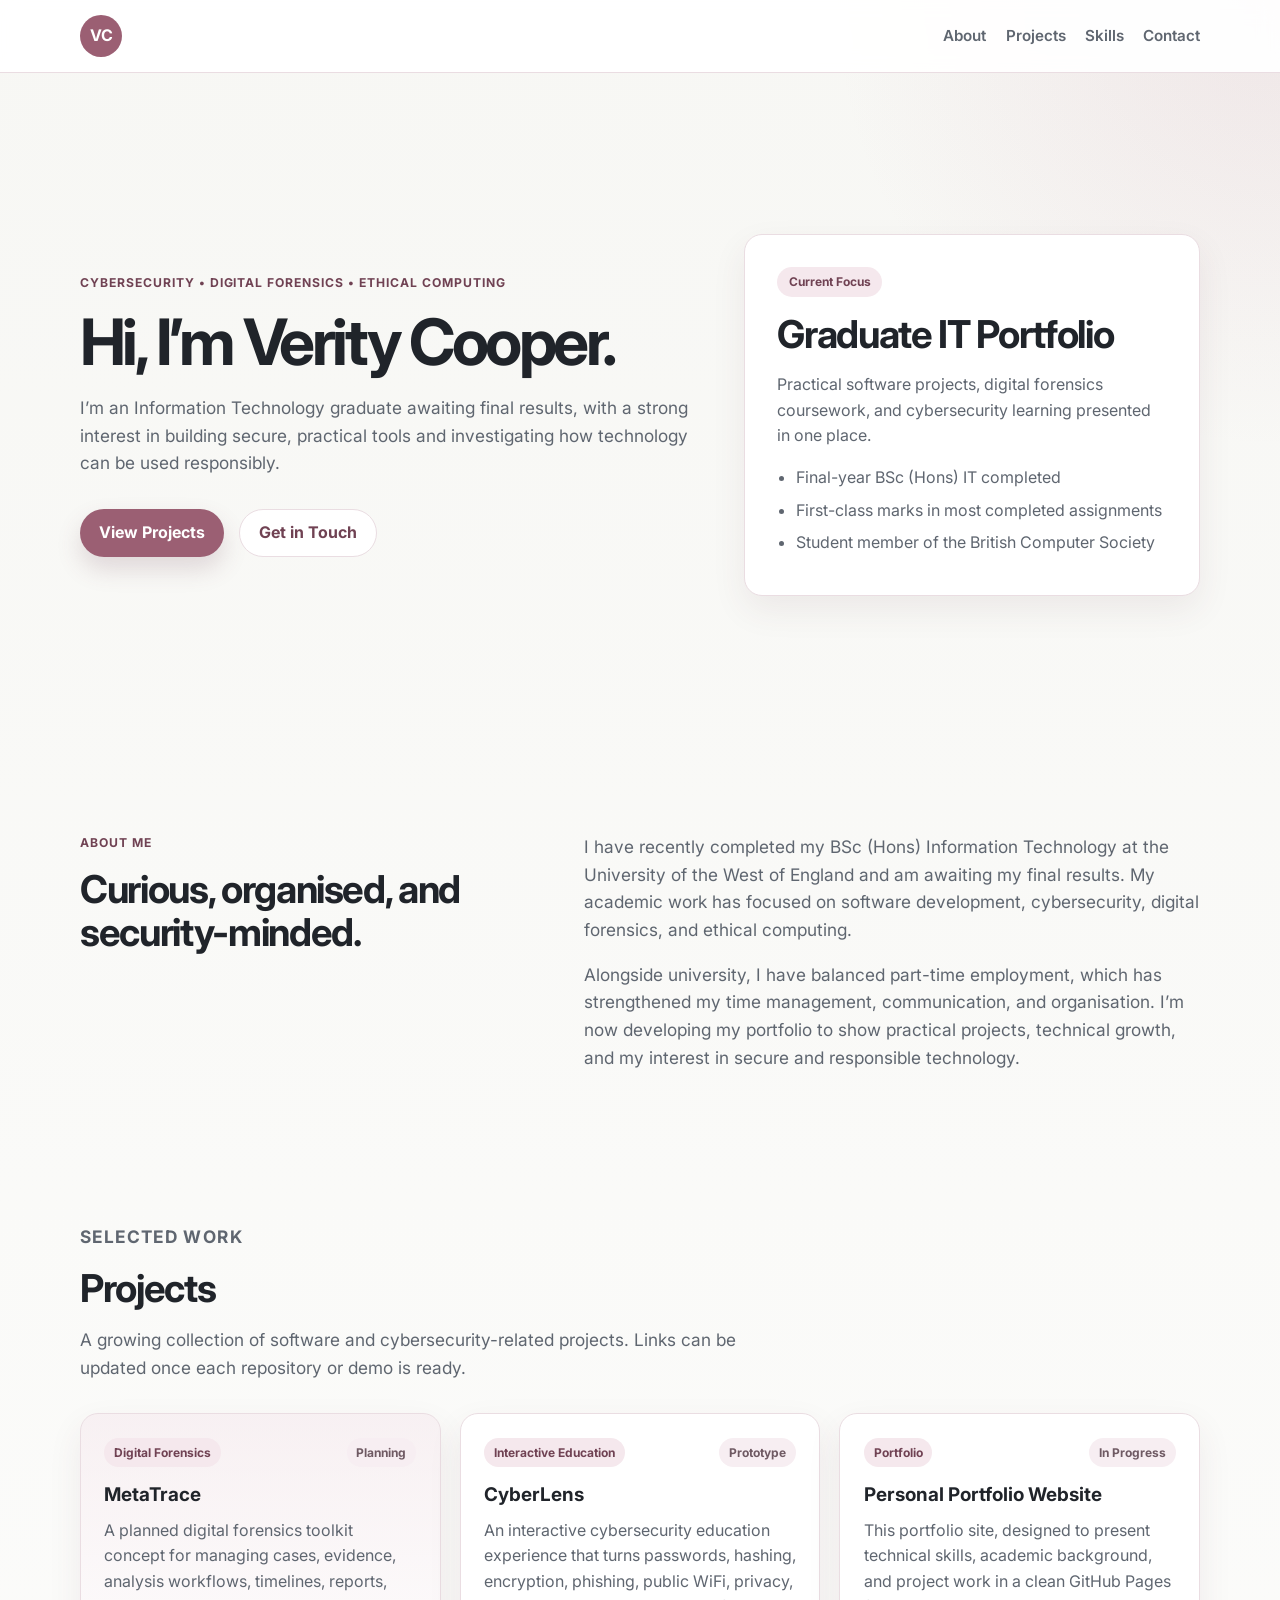
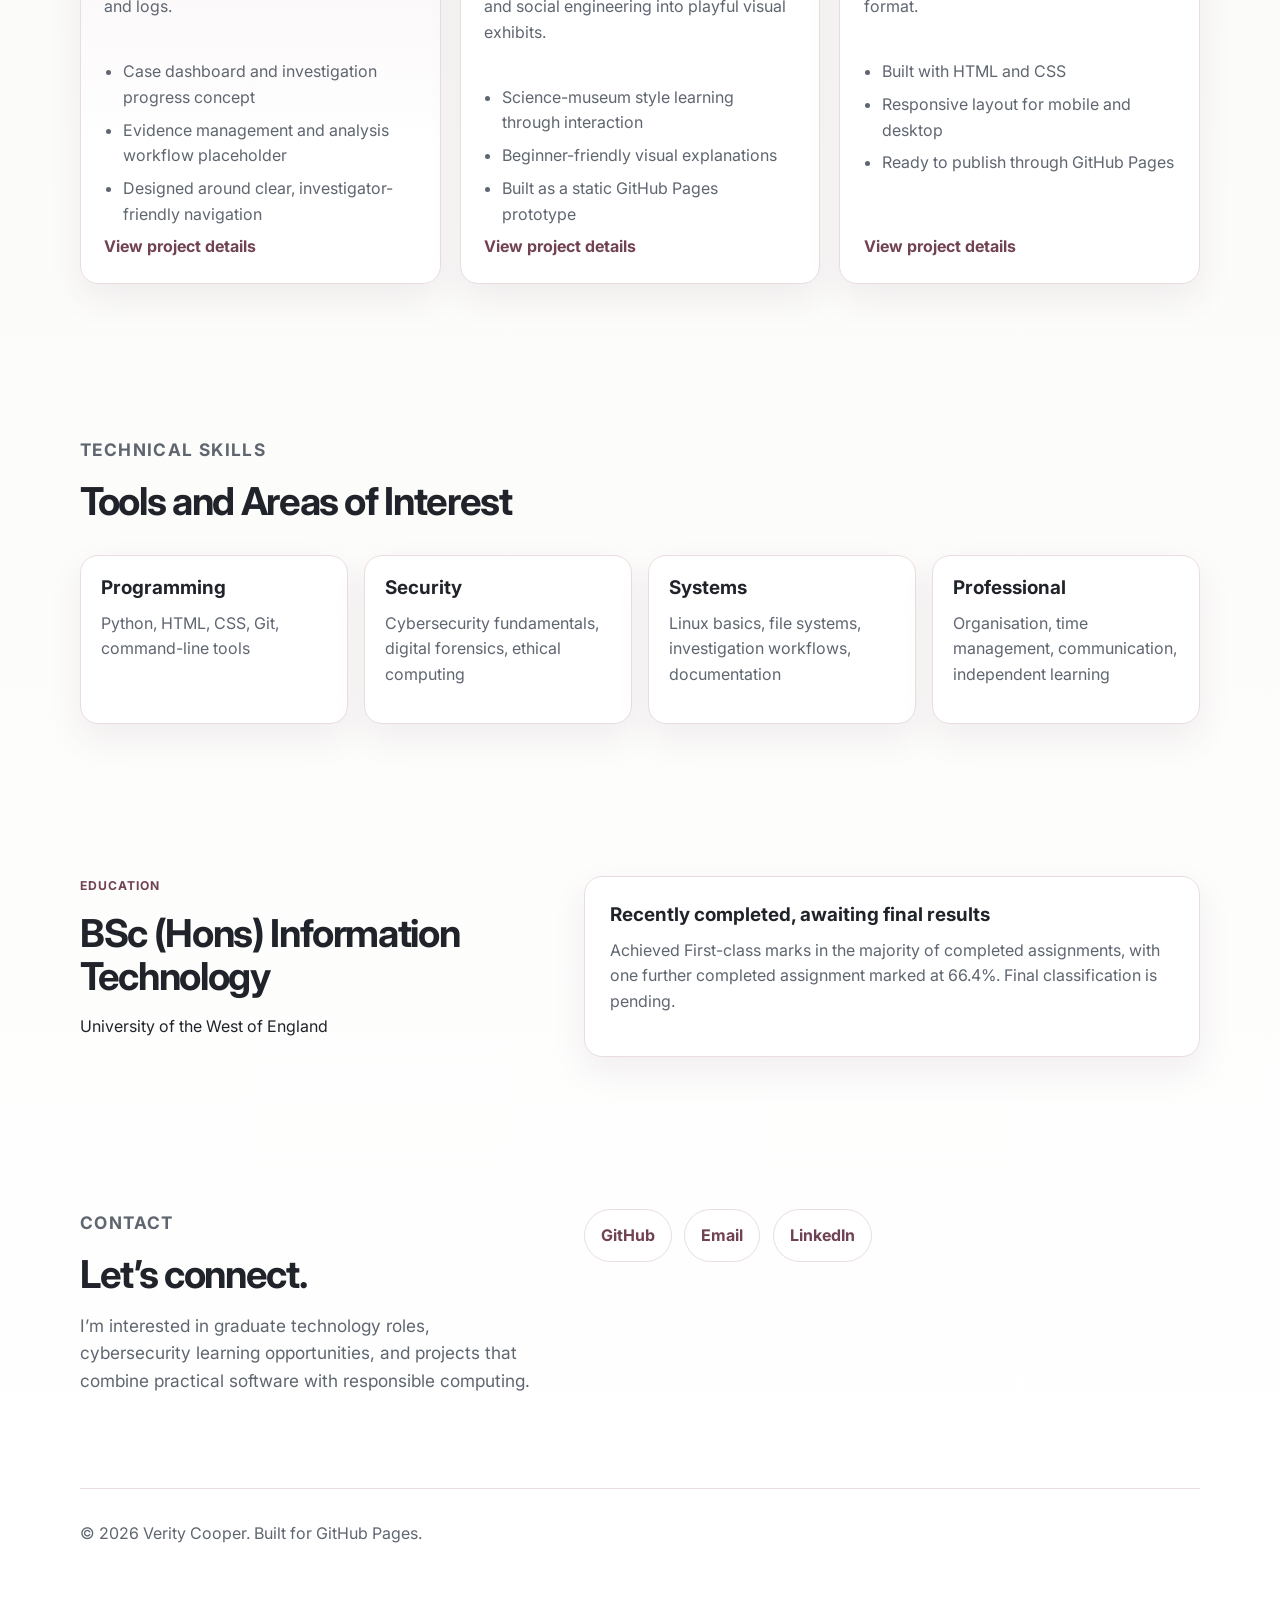
<file: index.html>
<!DOCTYPE html>
<html lang="en">
  <head>
    <meta charset="UTF-8" />
    <meta name="viewport" content="width=device-width, initial-scale=1.0" />
    <meta
      name="description"
      content="Portfolio for Verity Cooper, an Information Technology graduate focused on cybersecurity, digital forensics, software projects, and ethical computing."
    />
    <title>Verity Cooper | IT Portfolio</title>
    <link rel="preconnect" href="https://fonts.googleapis.com" />
    <link rel="preconnect" href="https://fonts.gstatic.com" crossorigin />
    <link
      href="https://fonts.googleapis.com/css2?family=Inter:wght@400;500;600;700;800&display=swap"
      rel="stylesheet"
    />
    <link rel="stylesheet" href="styles.css" />
  </head>
  <body>
    <header class="site-header">
      <nav class="nav" aria-label="Main navigation">
        <a class="logo" href="#top">VC</a>
        <div class="nav-links">
          <a href="#about">About</a>
          <a href="#projects">Projects</a>
          <a href="#skills">Skills</a>
          <a href="#contact">Contact</a>
        </div>
      </nav>
    </header>

    <main id="top">
      <section class="hero section">
        <div class="hero-content">
          <p class="eyebrow">Cybersecurity • Digital Forensics • Ethical Computing</p>
          <h1>Hi, I’m Verity Cooper.</h1>
          <p class="hero-text">
            I’m an Information Technology graduate awaiting final results, with a
            strong interest in building secure, practical tools and investigating
            how technology can be used responsibly.
          </p>
          <div class="hero-actions">
            <a class="button primary" href="#projects">View Projects</a>
            <a class="button secondary" href="#contact">Get in Touch</a>
          </div>
        </div>
        <aside class="hero-card" aria-label="Portfolio highlights">
          <span class="card-label">Current Focus</span>
          <h2>Graduate IT Portfolio</h2>
          <p>
            Practical software projects, digital forensics coursework, and
            cybersecurity learning presented in one place.
          </p>
          <ul>
            <li>Final-year BSc (Hons) IT completed</li>
            <li>First-class marks in most completed assignments</li>
            <li>Student member of the British Computer Society</li>
          </ul>
        </aside>
      </section>

      <section id="about" class="section split-section">
        <div>
          <p class="eyebrow">About Me</p>
          <h2>Curious, organised, and security-minded.</h2>
        </div>
        <div class="section-copy">
          <p>
            I have recently completed my BSc (Hons) Information Technology at the
            University of the West of England and am awaiting my final results.
            My academic work has focused on software development, cybersecurity,
            digital forensics, and ethical computing.
          </p>
          <p>
            Alongside university, I have balanced part-time employment, which has
            strengthened my time management, communication, and organisation. I’m
            now developing my portfolio to show practical projects, technical
            growth, and my interest in secure and responsible technology.
          </p>
        </div>
      </section>

      <section id="projects" class="section">
        <div class="section-heading">
          <p class="eyebrow">Selected Work</p>
          <h2>Projects</h2>
          <p>
            A growing collection of software and cybersecurity-related projects.
            Links can be updated once each repository or demo is ready.
          </p>
        </div>

        <div class="project-grid">
          <article class="project-card featured">
            <div class="project-topline">
              <span class="tag">Digital Forensics</span>
              <span class="status">Planning</span>
            </div>
            <h3>MetaTrace</h3>
            <p>
              A planned digital forensics toolkit concept for managing cases,
              evidence, analysis workflows, timelines, reports, and logs.
            </p>
            <ul class="project-points">
              <li>Case dashboard and investigation progress concept</li>
              <li>Evidence management and analysis workflow placeholder</li>
              <li>Designed around clear, investigator-friendly navigation</li>
            </ul>
            <a href="projects/metatrace.html">View project details</a>
          </article>

          <article class="project-card">
            <div class="project-topline">
              <span class="tag">Interactive Education</span>
              <span class="status">Prototype</span>
            </div>
            <h3>CyberLens</h3>
            <p>
              An interactive cybersecurity education experience that turns
              passwords, hashing, encryption, phishing, public WiFi, privacy,
              and social engineering into playful visual exhibits.
            </p>
            <ul class="project-points">
              <li>Science-museum style learning through interaction</li>
              <li>Beginner-friendly visual explanations</li>
              <li>Built as a static GitHub Pages prototype</li>
            </ul>
            <a href="projects/cyberlens.html">View project details</a>
          </article>

          <article class="project-card">
            <div class="project-topline">
              <span class="tag">Portfolio</span>
              <span class="status">In Progress</span>
            </div>
            <h3>Personal Portfolio Website</h3>
            <p>
              This portfolio site, designed to present technical skills,
              academic background, and project work in a clean GitHub Pages
              format.
            </p>
            <ul class="project-points">
              <li>Built with HTML and CSS</li>
              <li>Responsive layout for mobile and desktop</li>
              <li>Ready to publish through GitHub Pages</li>
            </ul>
            <a href="projects/portfolio-website.html">View project details</a>
          </article>
        </div>
      </section>

      <section id="skills" class="section skills-section">
        <div class="section-heading">
          <p class="eyebrow">Technical Skills</p>
          <h2>Tools and Areas of Interest</h2>
        </div>
        <div class="skills-grid">
          <div>
            <h3>Programming</h3>
            <p>Python, HTML, CSS, Git, command-line tools</p>
          </div>
          <div>
            <h3>Security</h3>
            <p>Cybersecurity fundamentals, digital forensics, ethical computing</p>
          </div>
          <div>
            <h3>Systems</h3>
            <p>Linux basics, file systems, investigation workflows, documentation</p>
          </div>
          <div>
            <h3>Professional</h3>
            <p>Organisation, time management, communication, independent learning</p>
          </div>
        </div>
      </section>

      <section class="section education-section">
        <div>
          <p class="eyebrow">Education</p>
          <h2>BSc (Hons) Information Technology</h2>
          <p>University of the West of England</p>
        </div>
        <div class="education-card">
          <h3>Recently completed, awaiting final results</h3>
          <p>
            Achieved First-class marks in the majority of completed assignments,
            with one further completed assignment marked at 66.4%. Final
            classification is pending.
          </p>
        </div>
      </section>

      <section id="contact" class="section contact-section">
        <div>
          <p class="eyebrow">Contact</p>
          <h2>Let’s connect.</h2>
          <p>
            I’m interested in graduate technology roles, cybersecurity learning
            opportunities, and projects that combine practical software with
            responsible computing.
          </p>
        </div>
        <div class="contact-links">
          <a href="https://github.com/veritycooper">GitHub</a>
          <a href="mailto:your.email@example.com">Email</a>
          <a href="#">LinkedIn</a>
        </div>
      </section>
    </main>

    <footer class="footer">
      <p>© 2026 Verity Cooper. Built for GitHub Pages.</p>
    </footer>
  </body>
</html>
</file>
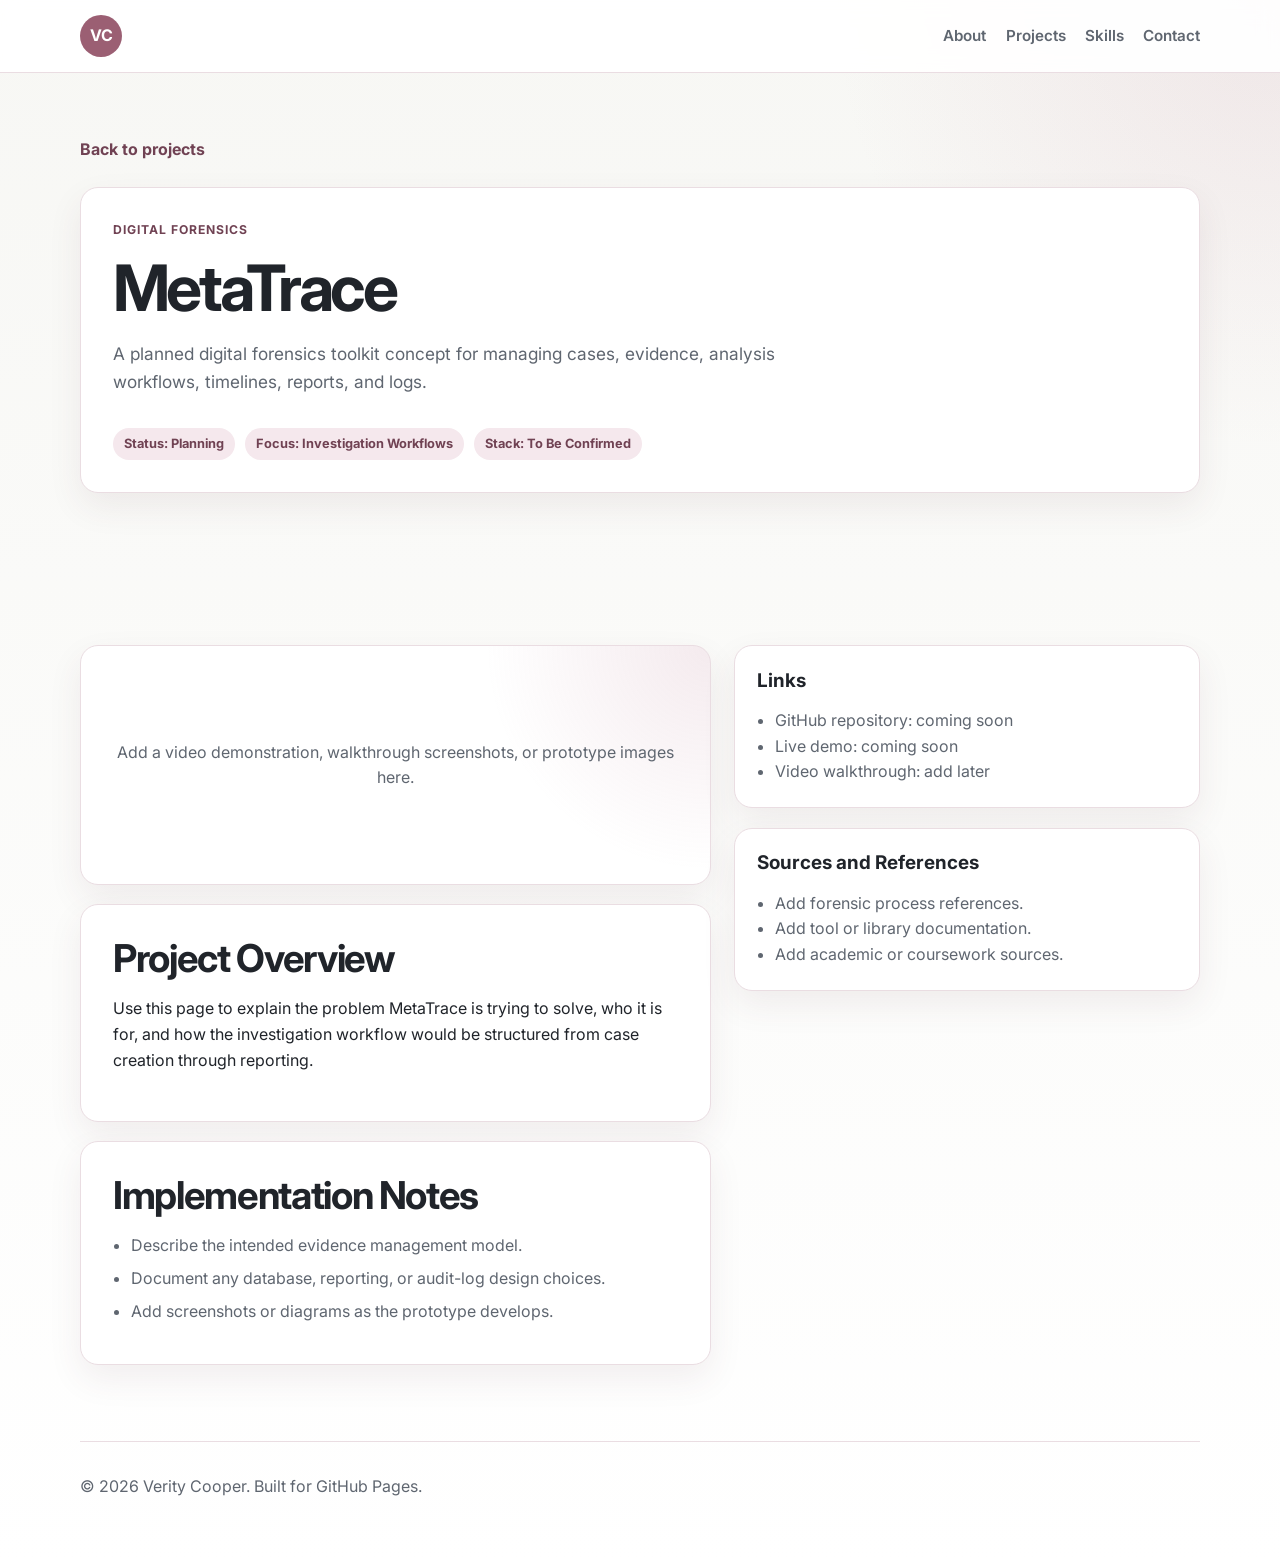
<file: projects/metatrace.html>
<!DOCTYPE html>
<html lang="en">
  <head>
    <meta charset="UTF-8" />
    <meta name="viewport" content="width=device-width, initial-scale=1.0" />
    <meta
      name="description"
      content="MetaTrace project detail page for Verity Cooper's IT portfolio."
    />
    <title>MetaTrace | Verity Cooper</title>
    <link rel="preconnect" href="https://fonts.googleapis.com" />
    <link rel="preconnect" href="https://fonts.gstatic.com" crossorigin />
    <link
      href="https://fonts.googleapis.com/css2?family=Inter:wght@400;500;600;700;800&display=swap"
      rel="stylesheet"
    />
    <link rel="stylesheet" href="../styles.css" />
  </head>
  <body>
    <header class="site-header">
      <nav class="nav" aria-label="Main navigation">
        <a class="logo" href="../index.html#top">VC</a>
        <div class="nav-links">
          <a href="../index.html#about">About</a>
          <a href="../index.html#projects">Projects</a>
          <a href="../index.html#skills">Skills</a>
          <a href="../index.html#contact">Contact</a>
        </div>
      </nav>
    </header>

    <main>
      <section class="section project-detail-hero">
        <a class="back-link" href="../index.html#projects">Back to projects</a>
        <div class="project-detail-card">
          <p class="eyebrow">Digital Forensics</p>
          <h1>MetaTrace</h1>
          <p class="hero-text">
            A planned digital forensics toolkit concept for managing cases,
            evidence, analysis workflows, timelines, reports, and logs.
          </p>
          <div class="detail-meta" aria-label="Project summary">
            <span>Status: Planning</span>
            <span>Focus: Investigation Workflows</span>
            <span>Stack: To Be Confirmed</span>
          </div>
        </div>
      </section>

      <section class="section detail-layout">
        <div class="detail-content">
          <div class="media-placeholder">
            Add a video demonstration, walkthrough screenshots, or prototype
            images here.
          </div>

          <article class="project-detail-card">
            <h2>Project Overview</h2>
            <p>
              Use this page to explain the problem MetaTrace is trying to solve,
              who it is for, and how the investigation workflow would be
              structured from case creation through reporting.
            </p>
          </article>

          <article class="project-detail-card">
            <h2>Implementation Notes</h2>
            <ul class="project-points">
              <li>Describe the intended evidence management model.</li>
              <li>Document any database, reporting, or audit-log design choices.</li>
              <li>Add screenshots or diagrams as the prototype develops.</li>
            </ul>
          </article>
        </div>

        <aside class="detail-sidebar">
          <div class="source-card">
            <h3>Links</h3>
            <ul>
              <li>GitHub repository: coming soon</li>
              <li>Live demo: coming soon</li>
              <li>Video walkthrough: add later</li>
            </ul>
          </div>

          <div class="source-card">
            <h3>Sources and References</h3>
            <ul>
              <li>Add forensic process references.</li>
              <li>Add tool or library documentation.</li>
              <li>Add academic or coursework sources.</li>
            </ul>
          </div>
        </aside>
      </section>
    </main>

    <footer class="footer">
      <p>© 2026 Verity Cooper. Built for GitHub Pages.</p>
    </footer>
  </body>
</html>
</file>
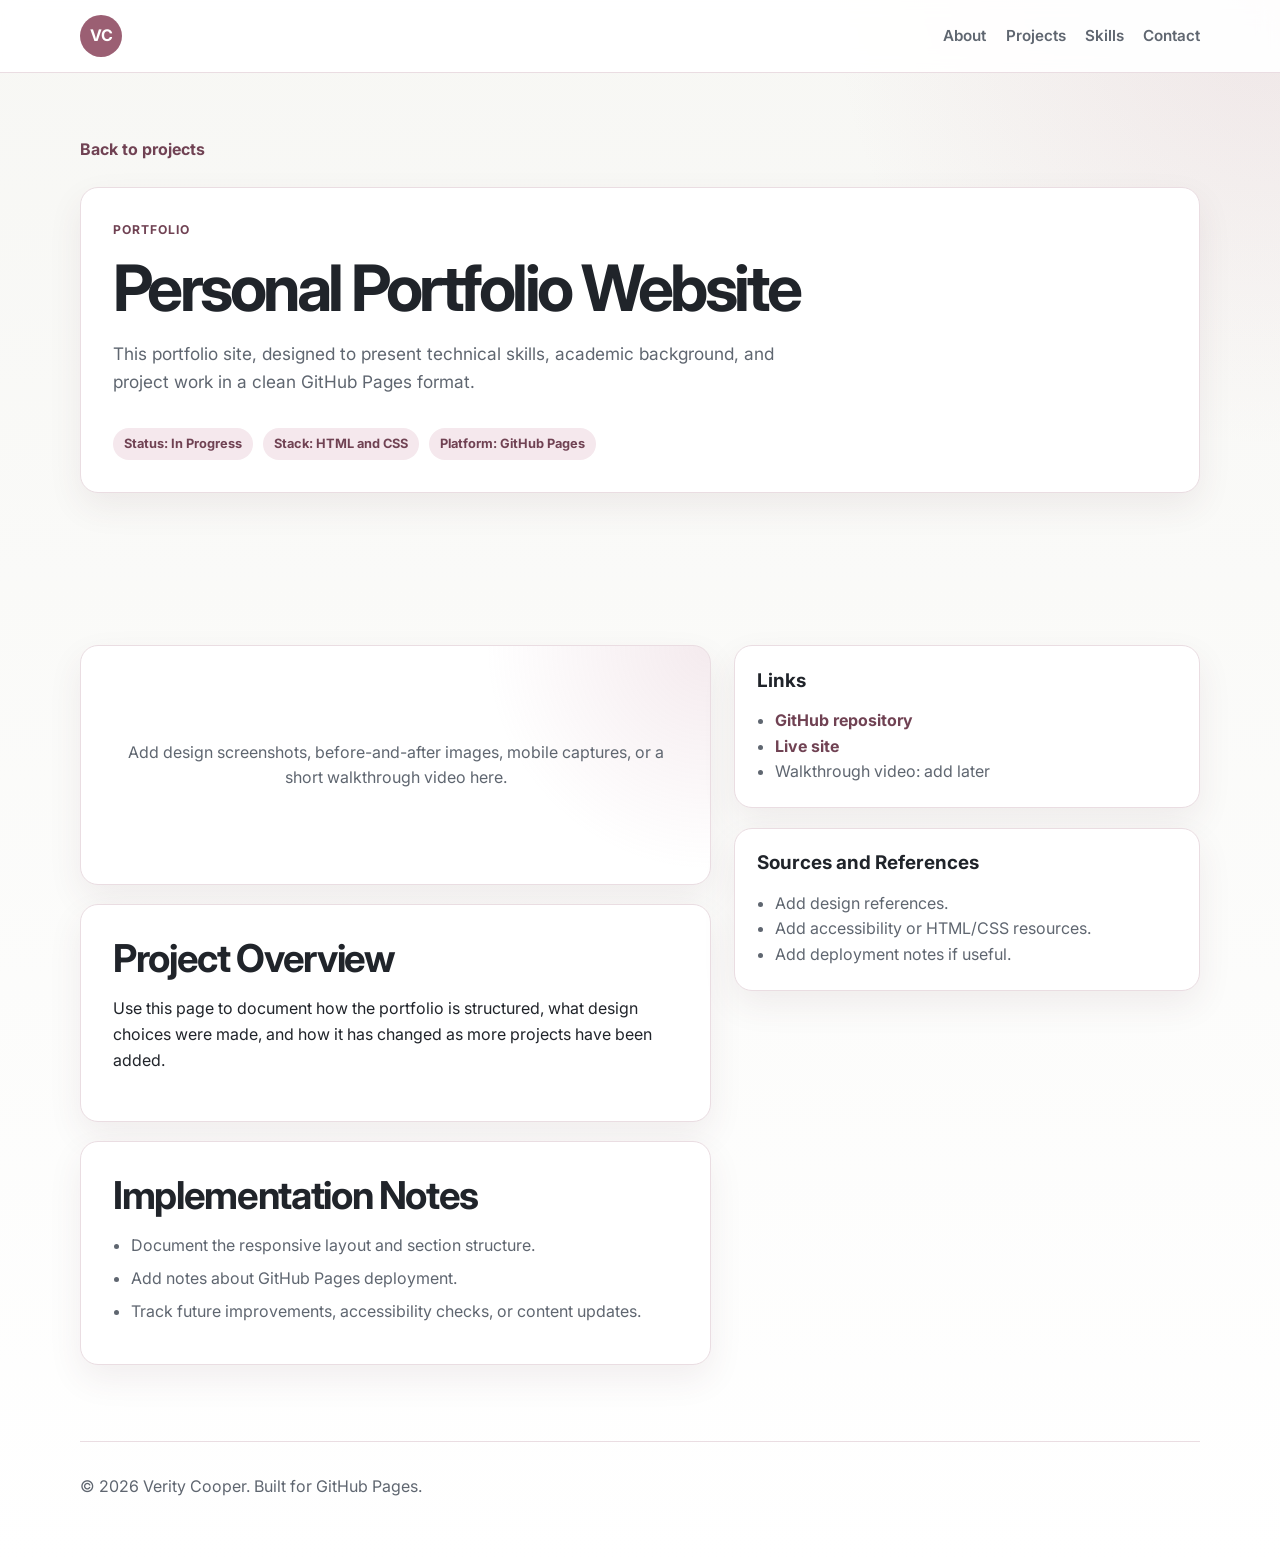
<file: projects/portfolio-website.html>
<!DOCTYPE html>
<html lang="en">
  <head>
    <meta charset="UTF-8" />
    <meta name="viewport" content="width=device-width, initial-scale=1.0" />
    <meta
      name="description"
      content="Personal Portfolio Website project detail page for Verity Cooper's IT portfolio."
    />
    <title>Personal Portfolio Website | Verity Cooper</title>
    <link rel="preconnect" href="https://fonts.googleapis.com" />
    <link rel="preconnect" href="https://fonts.gstatic.com" crossorigin />
    <link
      href="https://fonts.googleapis.com/css2?family=Inter:wght@400;500;600;700;800&display=swap"
      rel="stylesheet"
    />
    <link rel="stylesheet" href="../styles.css" />
  </head>
  <body>
    <header class="site-header">
      <nav class="nav" aria-label="Main navigation">
        <a class="logo" href="../index.html#top">VC</a>
        <div class="nav-links">
          <a href="../index.html#about">About</a>
          <a href="../index.html#projects">Projects</a>
          <a href="../index.html#skills">Skills</a>
          <a href="../index.html#contact">Contact</a>
        </div>
      </nav>
    </header>

    <main>
      <section class="section project-detail-hero">
        <a class="back-link" href="../index.html#projects">Back to projects</a>
        <div class="project-detail-card">
          <p class="eyebrow">Portfolio</p>
          <h1>Personal Portfolio Website</h1>
          <p class="hero-text">
            This portfolio site, designed to present technical skills, academic
            background, and project work in a clean GitHub Pages format.
          </p>
          <div class="detail-meta" aria-label="Project summary">
            <span>Status: In Progress</span>
            <span>Stack: HTML and CSS</span>
            <span>Platform: GitHub Pages</span>
          </div>
        </div>
      </section>

      <section class="section detail-layout">
        <div class="detail-content">
          <div class="media-placeholder">
            Add design screenshots, before-and-after images, mobile captures, or
            a short walkthrough video here.
          </div>

          <article class="project-detail-card">
            <h2>Project Overview</h2>
            <p>
              Use this page to document how the portfolio is structured, what
              design choices were made, and how it has changed as more projects
              have been added.
            </p>
          </article>

          <article class="project-detail-card">
            <h2>Implementation Notes</h2>
            <ul class="project-points">
              <li>Document the responsive layout and section structure.</li>
              <li>Add notes about GitHub Pages deployment.</li>
              <li>Track future improvements, accessibility checks, or content updates.</li>
            </ul>
          </article>
        </div>

        <aside class="detail-sidebar">
          <div class="source-card">
            <h3>Links</h3>
            <ul>
              <li><a href="https://github.com/veritycooper/veritycooper.github.io">GitHub repository</a></li>
              <li><a href="https://veritycooper.github.io">Live site</a></li>
              <li>Walkthrough video: add later</li>
            </ul>
          </div>

          <div class="source-card">
            <h3>Sources and References</h3>
            <ul>
              <li>Add design references.</li>
              <li>Add accessibility or HTML/CSS resources.</li>
              <li>Add deployment notes if useful.</li>
            </ul>
          </div>
        </aside>
      </section>
    </main>

    <footer class="footer">
      <p>© 2026 Verity Cooper. Built for GitHub Pages.</p>
    </footer>
  </body>
</html>
</file>
<file: styles.css>
:root {
  --bg: #f7f7f4;
  --bg-soft: #ffffff;
  --card: #ffffff;
  --ink: #20242a;
  --muted: #5f6670;
  --accent: #9b5f73;
  --accent-strong: #704253;
  --accent-soft: #f5e8ed;
  --accent-muted: #c48da0;
  --line: #eadde2;
  --shadow: 0 14px 34px rgba(83, 52, 63, 0.08);
}

* {
  box-sizing: border-box;
}

html {
  scroll-behavior: smooth;
}

body {
  margin: 0;
  font-family: "Inter", Arial, sans-serif;
  color: var(--ink);
  background:
    radial-gradient(circle at top right, rgba(196, 141, 160, 0.16), transparent 28rem),
    linear-gradient(180deg, var(--bg), var(--bg-soft));
  line-height: 1.6;
}

a {
  color: inherit;
  text-decoration: none;
}

.site-header {
  position: sticky;
  top: 0;
  z-index: 10;
  background: rgba(255, 255, 255, 0.92);
  border-bottom: 1px solid var(--line);
  backdrop-filter: blur(10px);
}

.nav {
  width: min(1120px, calc(100% - 2rem));
  margin: 0 auto;
  min-height: 72px;
  display: flex;
  align-items: center;
  justify-content: space-between;
  gap: 1rem;
}

.logo {
  display: inline-grid;
  place-items: center;
  width: 42px;
  height: 42px;
  border-radius: 50%;
  color: #ffffff;
  font-weight: 700;
  background: var(--accent);
}

.nav-links {
  display: flex;
  align-items: center;
  gap: 1.2rem;
  color: var(--muted);
  font-size: 0.95rem;
  font-weight: 600;
}

.nav-links a:hover {
  color: var(--accent-strong);
}

.section {
  width: min(1120px, calc(100% - 2rem));
  margin: 0 auto;
  padding: 4.75rem 0;
}

.hero {
  min-height: 76vh;
  display: grid;
  grid-template-columns: minmax(0, 1.15fr) minmax(280px, 0.85fr);
  align-items: center;
  gap: 3rem;
}

.eyebrow {
  margin: 0 0 1rem;
  color: var(--accent-strong);
  font-size: 0.76rem;
  font-weight: 700;
  letter-spacing: 0.08em;
  text-transform: uppercase;
}

h1,
h2,
h3,
p {
  margin-top: 0;
}

h1 {
  max-width: 720px;
  margin-bottom: 1.25rem;
  font-size: clamp(2.45rem, 5vw, 4.8rem);
  line-height: 1.02;
  letter-spacing: -0.055em;
}

h2 {
  margin-bottom: 1rem;
  font-size: clamp(1.8rem, 3vw, 2.65rem);
  line-height: 1.12;
  letter-spacing: -0.035em;
}

h3 {
  margin-bottom: 0.7rem;
  font-size: 1.18rem;
  line-height: 1.25;
}

.hero-text,
.section-heading p,
.section-copy,
.contact-section p {
  color: var(--muted);
  font-size: 1.08rem;
}

.hero-text {
  max-width: 680px;
  margin-bottom: 2rem;
}

.hero-actions {
  display: flex;
  flex-wrap: wrap;
  gap: 0.9rem;
}

.button {
  display: inline-flex;
  align-items: center;
  justify-content: center;
  min-height: 48px;
  padding: 0 1.2rem;
  border-radius: 999px;
  font-weight: 700;
  transition: transform 160ms ease, box-shadow 160ms ease, background 160ms ease;
}

.button:hover {
  transform: translateY(-2px);
}

.button.primary {
  color: #ffffff;
  background: var(--accent);
  box-shadow: 0 12px 24px rgba(112, 66, 83, 0.18);
}

.button.secondary {
  color: var(--accent-strong);
  background: #ffffff;
  border: 1px solid var(--line);
}

.hero-card,
.project-card,
.education-card,
.skills-grid > div {
  background: var(--card);
  border: 1px solid var(--line);
  border-radius: 18px;
  box-shadow: var(--shadow);
}

.hero-card {
  padding: 2rem;
}

.card-label,
.tag,
.status {
  display: inline-flex;
  align-items: center;
  width: fit-content;
  border-radius: 999px;
  font-size: 0.75rem;
  font-weight: 700;
}

.card-label {
  margin-bottom: 1rem;
  padding: 0.35rem 0.7rem;
  color: var(--accent-strong);
  background: var(--accent-soft);
}

.hero-card p,
.project-card p,
.education-card p,
.skills-grid p {
  color: var(--muted);
}

.hero-card ul,
.project-points {
  padding-left: 1.15rem;
  margin: 1rem 0 0;
  color: var(--muted);
}

.hero-card li,
.project-points li {
  margin: 0.45rem 0;
}

.split-section,
.education-section,
.contact-section {
  display: grid;
  grid-template-columns: 0.85fr 1.15fr;
  gap: 3rem;
  align-items: start;
}

.section-copy p:last-child {
  margin-bottom: 0;
}

.section-heading {
  max-width: 720px;
  margin-bottom: 2rem;
}

.project-grid {
  display: grid;
  grid-template-columns: repeat(3, minmax(0, 1fr));
  gap: 1.2rem;
}

.project-card {
  display: flex;
  min-height: 100%;
  padding: 1.45rem;
  flex-direction: column;
}

.project-card.featured {
  background: linear-gradient(180deg, rgba(245, 232, 237, 0.55), #ffffff 70%);
}

.project-topline {
  display: flex;
  justify-content: space-between;
  gap: 0.75rem;
  margin-bottom: 1rem;
}

.tag {
  padding: 0.32rem 0.62rem;
  color: var(--accent-strong);
  background: var(--accent-soft);
}

.status {
  padding: 0.32rem 0.62rem;
  color: #6f5a63;
  background: #f7eef2;
}

.project-card a {
  margin-top: auto;
  color: var(--accent-strong);
  font-weight: 700;
}

.project-card a:hover,
.contact-links a:hover {
  color: var(--accent);
}

.project-detail-hero {
  padding-top: 4rem;
}

.back-link {
  display: inline-flex;
  margin-bottom: 1.5rem;
  color: var(--accent-strong);
  font-weight: 700;
}

.project-detail-card,
.media-placeholder,
.source-card {
  background: var(--card);
  border: 1px solid var(--line);
  border-radius: 18px;
  box-shadow: var(--shadow);
}

.project-detail-card {
  padding: 2rem;
}

.detail-meta {
  display: flex;
  flex-wrap: wrap;
  gap: 0.6rem;
  margin: 1.4rem 0 0;
}

.detail-meta span {
  display: inline-flex;
  padding: 0.38rem 0.7rem;
  border-radius: 999px;
  color: var(--accent-strong);
  background: var(--accent-soft);
  font-size: 0.8rem;
  font-weight: 700;
}

.detail-actions {
  display: flex;
  flex-wrap: wrap;
  gap: 0.85rem;
  margin-top: 1.6rem;
}

.detail-sidebar-button {
  width: 100%;
  margin-top: 0.75rem;
}

.source-card-cta p {
  margin-bottom: 0;
  color: var(--muted);
}

.source-card a {
  color: var(--accent-strong);
  font-weight: 700;
}

.source-card a:hover {
  color: var(--accent);
}

.media-slot figcaption {
  margin-top: 0.65rem;
  color: var(--muted);
  font-size: 0.9rem;
  text-align: center;
}

.media-slot-hero .media-placeholder,
.media-slot-hero img {
  min-height: 280px;
}

.detail-layout {
  display: grid;
  grid-template-columns: minmax(0, 1.15fr) minmax(280px, 0.85fr);
  gap: 1.4rem;
  align-items: start;
}

.detail-content,
.detail-sidebar {
  display: grid;
  gap: 1.2rem;
}

.media-placeholder {
  min-height: 240px;
  display: grid;
  place-items: center;
  padding: 2rem;
  color: var(--muted);
  text-align: center;
  background:
    radial-gradient(circle at top right, rgba(196, 141, 160, 0.18), transparent 14rem),
    #ffffff;
}

.media-gallery {
  display: grid;
  grid-template-columns: repeat(2, minmax(0, 1fr));
  gap: 1rem;
  margin-top: 1rem;
}

.media-slot {
  margin: 0;
}

.media-slot .media-placeholder {
  min-height: 180px;
  font-size: 0.92rem;
}

.media-slot img {
  display: block;
  width: 100%;
  border-radius: 14px;
  border: 1px solid var(--line);
  box-shadow: var(--shadow);
}

.media-gallery .media-slot-wide {
  grid-column: 1 / -1;
}

.cyberlens-case-study .case-study-hero {
  padding-top: 4rem;
  padding-bottom: 2.5rem;
}

.cyberlens-case-study .case-study-hero-grid {
  display: grid;
  grid-template-columns: minmax(0, 0.95fr) minmax(300px, 1.05fr);
  gap: 2rem;
  align-items: center;
}

.cyberlens-case-study .case-study-intro h1 {
  margin-bottom: 1rem;
}

.cyberlens-case-study .case-study-intro .hero-text {
  margin-bottom: 1.25rem;
}

.cyberlens-case-study .case-study-hero-shot {
  margin: 0;
  padding: 0.55rem;
  border: 2px solid rgba(112, 66, 83, 0.28);
  border-radius: 24px;
  background: var(--bg);
  box-shadow:
    0 0 0 1px rgba(255, 255, 255, 0.95),
    0 18px 40px rgba(83, 52, 63, 0.16);
}

.cyberlens-case-study .case-study-hero-shot img {
  display: block;
  width: 100%;
  border: 0;
  border-radius: 18px;
}

.cyberlens-case-study .case-study-body {
  display: grid;
  gap: clamp(3.5rem, 6vw, 5rem);
  padding-top: 0;
}

.cyberlens-case-study .case-study-story {
  display: grid;
  gap: clamp(2.5rem, 4vw, 3.5rem);
}

.cyberlens-case-study .case-study-story .case-study-pair {
  padding-top: clamp(2rem, 3.5vw, 2.75rem);
  border-top: 1px solid rgba(112, 66, 83, 0.14);
}

.cyberlens-case-study .case-study-challenges {
  grid-column: 1 / -1;
  padding-top: clamp(2rem, 3.5vw, 2.75rem);
  border-top: 1px solid rgba(112, 66, 83, 0.14);
}

.cyberlens-case-study .case-study-challenges .project-points {
  width: 100%;
  max-width: none;
  margin: 0.35rem 0 0;
  padding-left: 0;
  display: grid;
  grid-template-columns: repeat(2, minmax(0, 1fr));
  column-gap: clamp(2rem, 4vw, 3rem);
  row-gap: 0.65rem;
  list-style-position: inside;
}

.cyberlens-case-study .case-study-section h2 {
  margin-bottom: 1rem;
  font-size: clamp(1.48rem, 2.3vw, 1.95rem);
  line-height: 1.18;
  letter-spacing: -0.03em;
}

.cyberlens-case-study .case-study-section p {
  margin-bottom: 1.2rem;
  max-width: 42rem;
  color: var(--muted);
  font-size: 1.02rem;
  line-height: 1.72;
}

.cyberlens-case-study .case-study-overview .eyebrow {
  margin-bottom: 0.85rem;
}

.cyberlens-case-study .case-study-overview > p:first-of-type {
  color: var(--ink);
  font-size: 1.06rem;
}

.cyberlens-case-study .case-study-overview p {
  max-width: none;
}

.cyberlens-case-study .case-study-section p:last-child,
.cyberlens-case-study .case-study-section .project-points:last-child {
  margin-bottom: 0;
}

.cyberlens-case-study .case-study-section:not(.case-study-challenges) .project-points {
  margin-top: 0.35rem;
  max-width: 44rem;
}

.cyberlens-case-study .case-study-section .project-points li {
  margin: 0.65rem 0;
}

.cyberlens-case-study .case-study-walkthrough,
.cyberlens-case-study .case-study-details,
.cyberlens-case-study .case-study-exhibit-carousel,
.cyberlens-case-study .case-study-reflection {
  padding-top: clamp(0.5rem, 2vw, 1.25rem);
  border-top: 1px solid rgba(112, 66, 83, 0.16);
}

.cyberlens-case-study .case-study-details {
  display: grid;
  gap: 2rem;
}

.cyberlens-case-study .case-study-reflection .eyebrow {
  margin-bottom: 1.5rem;
}

.cyberlens-case-study .case-study-panel {
  padding: 2rem 2.15rem;
  border: 1px solid rgba(112, 66, 83, 0.14);
  border-radius: 20px;
  background: rgba(255, 255, 255, 0.78);
}

.cyberlens-case-study .case-study-panel h2 {
  margin-bottom: 0.85rem;
  font-size: clamp(1.62rem, 2.5vw, 2.05rem);
  line-height: 1.16;
  letter-spacing: -0.032em;
}

.cyberlens-case-study .case-study-panel .eyebrow {
  margin-bottom: 0.8rem;
}

.cyberlens-case-study .case-study-panel > p:last-child {
  margin-bottom: 0;
}

.cyberlens-case-study .case-study-pair {
  display: grid;
  grid-template-columns: repeat(2, minmax(0, 1fr));
  gap: clamp(2rem, 4vw, 3.25rem);
  align-items: start;
}

.cyberlens-case-study .case-study-pair .case-study-section:not(.case-study-challenges) {
  padding: 1.35rem 0 0;
  border-top: 1px solid var(--line);
}

.cyberlens-case-study .case-study-story .case-study-pair .case-study-section:not(.case-study-challenges),
.cyberlens-case-study .case-study-reflection .case-study-pair .case-study-section {
  padding-top: 0;
  border-top: 0;
}

.cyberlens-case-study .case-study-overview p:last-child {
  margin-bottom: 0;
}

.cyberlens-case-study .case-study-walkthrough {
  display: grid;
  gap: 1.5rem;
}

.cyberlens-case-study .showcase-eyebrow {
  margin-bottom: 0.15rem;
}

.cyberlens-case-study .case-study-split {
  display: grid;
  grid-template-columns: minmax(0, 1.22fr) minmax(280px, 0.78fr);
  gap: clamp(2rem, 4vw, 2.75rem);
  align-items: start;
}

.cyberlens-case-study .case-study-showcase {
  display: grid;
  gap: 2rem;
  min-width: 0;
}

.cyberlens-case-study .case-study-context {
  display: grid;
  gap: 1.25rem;
  align-self: start;
}

.cyberlens-case-study .showcase-heading h2 {
  margin-bottom: 0.9rem;
  font-size: clamp(1.95rem, 3.2vw, 2.75rem);
  letter-spacing: -0.04em;
}

.cyberlens-case-study .showcase-heading p {
  margin-bottom: 0;
  max-width: 36rem;
  color: var(--muted);
  font-size: 1.04rem;
  line-height: 1.68;
}

.cyberlens-case-study .context-card h3 {
  margin-bottom: 0.65rem;
}

.cyberlens-case-study .context-intro {
  margin: 0 0 1rem;
  color: var(--muted);
  font-size: 0.95rem;
  line-height: 1.6;
}

.cyberlens-case-study .context-detail-list {
  display: grid;
  gap: 0;
  margin: 0;
}

.cyberlens-case-study .context-detail-list div {
  padding: 0.85rem 0;
  border-top: 1px solid var(--line);
}

.cyberlens-case-study .context-detail-list div:first-child {
  padding-top: 0;
  border-top: 0;
}

.cyberlens-case-study .context-detail-list dt {
  margin-bottom: 0.2rem;
  color: var(--accent-strong);
  font-size: 0.92rem;
  font-weight: 800;
}

.cyberlens-case-study .context-detail-list dd {
  margin: 0;
  color: var(--muted);
  font-size: 0.9rem;
  line-height: 1.55;
}

.cyberlens-case-study .case-study-notes .project-points {
  margin-bottom: 0;
}

.cyberlens-case-study .showcase-list {
  display: grid;
  gap: 1.35rem;
}

.cyberlens-case-study .showcase-item {
  margin: 0;
  overflow: hidden;
  border: 1px solid rgba(112, 66, 83, 0.2);
  border-radius: 24px;
  background: var(--bg);
  box-shadow: 0 12px 28px rgba(83, 52, 63, 0.1);
}

.cyberlens-case-study .showcase-item img {
  display: block;
  width: calc(100% - 1.3rem);
  margin: 0.65rem 0.65rem 1rem;
  border: 0;
  border-radius: 16px;
  box-shadow: inset 0 0 0 1px rgba(112, 66, 83, 0.12);
  box-sizing: border-box;
}

.cyberlens-case-study .showcase-item figcaption {
  padding: 1.15rem 1.25rem 1.25rem;
  color: var(--muted);
  font-size: 0.95rem;
  line-height: 1.55;
  background: var(--card);
  border-top: 0;
  border-radius: 0 0 24px 24px;
}

.cyberlens-case-study .showcase-item figcaption strong {
  display: block;
  margin-bottom: 0.25rem;
  color: var(--accent-strong);
  font-size: 0.82rem;
  letter-spacing: 0.05em;
  text-transform: uppercase;
}

.cyberlens-case-study .case-study-exhibit-carousel {
  display: grid;
  gap: 1.75rem;
}

.cyberlens-case-study .exhibit-carousel-heading .eyebrow {
  margin-bottom: 0.85rem;
}

.cyberlens-case-study .exhibit-carousel-heading h2 {
  margin-bottom: 0.9rem;
  font-size: clamp(1.95rem, 3.2vw, 2.75rem);
  letter-spacing: -0.04em;
}

.cyberlens-case-study .exhibit-carousel-heading p {
  margin-bottom: 0;
  color: var(--muted);
  line-height: 1.65;
}

.cyberlens-case-study .exhibit-carousel {
  display: grid;
  gap: 1rem;
}

.cyberlens-case-study .exhibit-carousel:focus {
  outline: none;
}

.cyberlens-case-study .exhibit-carousel:focus-visible .exhibit-carousel-viewport {
  outline: 2px solid var(--accent-muted);
  outline-offset: 4px;
}

.cyberlens-case-study .exhibit-carousel-viewport {
  position: relative;
  overflow: hidden;
  border: 1px solid rgba(112, 66, 83, 0.18);
  border-radius: 24px;
  background: var(--bg);
  box-shadow: 0 16px 36px rgba(83, 52, 63, 0.1);
}

.cyberlens-case-study .exhibit-carousel-track {
  display: flex;
  transition: transform 0.36s cubic-bezier(0.4, 0, 0.2, 1);
  will-change: transform;
}

.cyberlens-case-study .exhibit-carousel-slide {
  display: grid;
  grid-template-rows: auto 1fr;
  flex: 0 0 100%;
  margin: 0;
  min-width: 0;
}

.cyberlens-case-study .exhibit-carousel-visual {
  display: flex;
  align-items: center;
  justify-content: center;
  height: clamp(220px, 36vw, 300px);
  padding: 1.1rem 3.25rem;
  background: var(--bg);
}

.cyberlens-case-study .exhibit-carousel-visual img {
  display: block;
  width: auto;
  height: auto;
  max-width: 100%;
  max-height: 100%;
  margin: 0 auto;
  border: 0;
  border-radius: 14px;
  object-fit: contain;
  object-position: center;
  box-shadow:
    0 10px 24px rgba(83, 52, 63, 0.1),
    inset 0 0 0 1px rgba(112, 66, 83, 0.1);
}

.cyberlens-case-study .exhibit-carousel-slide figcaption {
  padding: 1.1rem 1.35rem 1.3rem;
  background: var(--card);
  border-top: 1px solid var(--line);
}

.cyberlens-case-study .exhibit-carousel-slide figcaption strong {
  display: block;
  margin-bottom: 0.4rem;
  color: var(--accent-strong);
  font-size: 0.98rem;
}

.cyberlens-case-study .exhibit-carousel-slide figcaption p {
  margin: 0;
  color: var(--muted);
  font-size: 0.93rem;
  line-height: 1.6;
}

.cyberlens-case-study .exhibit-carousel-nav {
  position: absolute;
  top: 50%;
  z-index: 2;
  display: inline-flex;
  align-items: center;
  justify-content: center;
  width: 2.65rem;
  height: 2.65rem;
  padding: 0;
  border: 1px solid rgba(112, 66, 83, 0.14);
  border-radius: 999px;
  background: rgba(255, 255, 255, 0.94);
  color: var(--accent-strong);
  font-size: 1.55rem;
  line-height: 1;
  cursor: pointer;
  transform: translateY(-50%);
  box-shadow: 0 10px 24px rgba(83, 52, 63, 0.14);
  backdrop-filter: blur(8px);
  transition:
    transform 0.18s ease,
    border-color 0.18s ease,
    color 0.18s ease,
    box-shadow 0.18s ease;
}

.cyberlens-case-study .exhibit-carousel-nav span {
  display: block;
  margin-top: -0.12rem;
}

.cyberlens-case-study .exhibit-carousel-nav:hover {
  border-color: rgba(112, 66, 83, 0.28);
  color: var(--accent);
  box-shadow: 0 14px 28px rgba(83, 52, 63, 0.16);
}

.cyberlens-case-study .exhibit-carousel-nav:active {
  transform: translateY(-50%) scale(0.96);
}

.cyberlens-case-study [data-carousel-prev] {
  left: 0.85rem;
}

.cyberlens-case-study [data-carousel-next] {
  right: 0.85rem;
}

.cyberlens-case-study .exhibit-carousel-footer {
  display: grid;
  gap: 0.65rem;
  justify-items: center;
}

.cyberlens-case-study .exhibit-carousel-dots {
  display: flex;
  flex-wrap: wrap;
  justify-content: center;
  gap: 0.4rem;
  padding: 0.15rem 0.35rem;
  border-radius: 999px;
  background: rgba(255, 255, 255, 0.72);
  border: 1px solid var(--line);
  box-shadow: var(--shadow);
}

.cyberlens-case-study .exhibit-carousel-dot {
  width: 0.55rem;
  height: 0.55rem;
  padding: 0;
  border: 0;
  border-radius: 999px;
  background: rgba(112, 66, 83, 0.2);
  cursor: pointer;
  transition:
    width 0.22s ease,
    background-color 0.22s ease;
}

.cyberlens-case-study .exhibit-carousel-dot[aria-selected="true"] {
  width: 1.35rem;
  background: var(--accent-strong);
}

.cyberlens-case-study .exhibit-carousel-status {
  margin: 0;
  color: var(--muted);
  font-size: 0.86rem;
  font-weight: 600;
  letter-spacing: 0.01em;
  text-align: center;
}

.cyberlens-case-study .context-detail-list dt a {
  color: var(--accent-strong);
  text-decoration: none;
}

.cyberlens-case-study .context-detail-list dt a:hover {
  color: var(--accent);
  text-decoration: underline;
}

.cyberlens-case-study .case-study-accessibility {
  padding: 0;
  overflow: hidden;
  background: rgba(255, 255, 255, 0.78);
}

.cyberlens-case-study .case-study-accessibility-intro {
  padding: 0 2rem;
}

.cyberlens-case-study .case-study-accessibility-details {
  padding: 1.25rem 2rem;
}

.cyberlens-case-study .case-study-accessibility-intro .eyebrow {
  margin-bottom: 0.75rem;
}

.cyberlens-case-study .case-study-accessibility-intro h2 {
  margin-bottom: 0.85rem;
}

.cyberlens-case-study .case-study-accessibility-intro > p {
  margin-bottom: 0;
  color: var(--muted);
}

.cyberlens-case-study .case-study-accessibility-details .project-points {
  margin-bottom: 1rem;
}

.cyberlens-case-study .case-study-accessibility-shot {
  margin: 0;
  padding: 1.25rem 2rem 1.5rem;
  background: var(--bg);
  border-top: 1px solid var(--line);
}

.cyberlens-case-study .case-study-accessibility-shot img {
  display: block;
  width: min(82%, 640px);
  margin: 0 auto;
  border: 0;
  border-radius: 14px;
  box-shadow: inset 0 0 0 1px rgba(112, 66, 83, 0.12);
}

.cyberlens-case-study .case-study-accessibility-shot figcaption {
  width: min(82%, 640px);
  margin: 0.75rem auto 0;
  color: var(--muted);
  font-size: 0.88rem;
  text-align: center;
}

.cyberlens-case-study .case-study-notes h3 {
  margin: 1.5rem 0 0.75rem;
  font-size: 1.05rem;
}

.cyberlens-case-study .case-study-notes h3:first-of-type {
  margin-top: 1.25rem;
}

.cyberlens-case-study .case-study-flow {
  list-style: decimal;
  padding-left: 1.25rem;
}

.cyberlens-case-study .case-study-video .eyebrow {
  margin-bottom: 0.75rem;
}

.cyberlens-case-study .case-study-video h2 {
  margin-bottom: 0.75rem;
}

.cyberlens-case-study .case-study-video > p {
  margin-bottom: 1.1rem;
  color: var(--muted);
}

.cyberlens-case-study .case-study-video-frame {
  margin-top: 1.25rem;
  min-height: 220px;
  border-radius: 18px;
  border: 1px dashed rgba(112, 66, 83, 0.28);
}

.cyberlens-case-study .case-study-video-player,
.cyberlens-case-study .case-study-video-embed {
  display: block;
  width: 100%;
  margin-top: 1.25rem;
  border: 0;
  border-radius: 18px;
  box-shadow: var(--shadow);
}

.cyberlens-case-study .case-study-video-player {
  background: #000;
}

.cyberlens-case-study .case-study-video-embed {
  aspect-ratio: 16 / 9;
  min-height: 280px;
}

.source-card {
  padding: 1.4rem;
}

.source-card ul {
  padding-left: 1.15rem;
  margin-bottom: 0;
  color: var(--muted);
}

.skills-grid {
  display: grid;
  grid-template-columns: repeat(4, minmax(0, 1fr));
  gap: 1rem;
}

.skills-grid > div {
  padding: 1.25rem;
}

.education-card {
  padding: 1.6rem;
}

.contact-links {
  display: flex;
  flex-wrap: wrap;
  gap: 0.8rem;
}

.contact-links a {
  padding: 0.8rem 1rem;
  border: 1px solid var(--line);
  border-radius: 999px;
  color: var(--accent-strong);
  background: #ffffff;
  font-weight: 700;
}

.footer {
  width: min(1120px, calc(100% - 2rem));
  margin: 0 auto;
  padding: 2rem 0 3rem;
  color: var(--muted);
  border-top: 1px solid var(--line);
}

@media (max-width: 900px) {
  .hero,
  .split-section,
  .education-section,
  .contact-section {
    grid-template-columns: 1fr;
  }

  .hero {
    min-height: auto;
    padding-top: 4rem;
  }

  .project-grid,
  .skills-grid {
    grid-template-columns: repeat(2, minmax(0, 1fr));
  }

  .detail-layout {
    grid-template-columns: 1fr;
  }

  .cyberlens-case-study .case-study-hero-grid,
  .cyberlens-case-study .case-study-split,
  .cyberlens-case-study .case-study-pair {
    grid-template-columns: 1fr;
  }

  .cyberlens-case-study .case-study-challenges .project-points {
    grid-template-columns: 1fr;
  }

  .media-gallery {
    grid-template-columns: 1fr;
  }
}

@media (max-width: 640px) {
  .nav {
    min-height: auto;
    padding: 1rem 0;
    align-items: flex-start;
    flex-direction: column;
  }

  .nav-links {
    width: 100%;
    overflow-x: auto;
    padding-bottom: 0.3rem;
  }

  .section {
    padding: 4rem 0;
  }

  .project-grid,
  .skills-grid {
    grid-template-columns: 1fr;
  }

  .hero-actions,
  .button,
  .detail-actions,
  .detail-sidebar-button,
  .cyberlens-case-study .sidebar-actions .button {
    width: 100%;
  }

  .cyberlens-case-study .exhibit-carousel-visual {
    height: clamp(200px, 52vw, 260px);
    padding: 0.9rem 2.65rem;
  }

  .cyberlens-case-study .exhibit-carousel-nav {
    width: 2.35rem;
    height: 2.35rem;
    font-size: 1.35rem;
  }

  .cyberlens-case-study [data-carousel-prev] {
    left: 0.55rem;
  }

  .cyberlens-case-study [data-carousel-next] {
    right: 0.55rem;
  }
}
</file>
